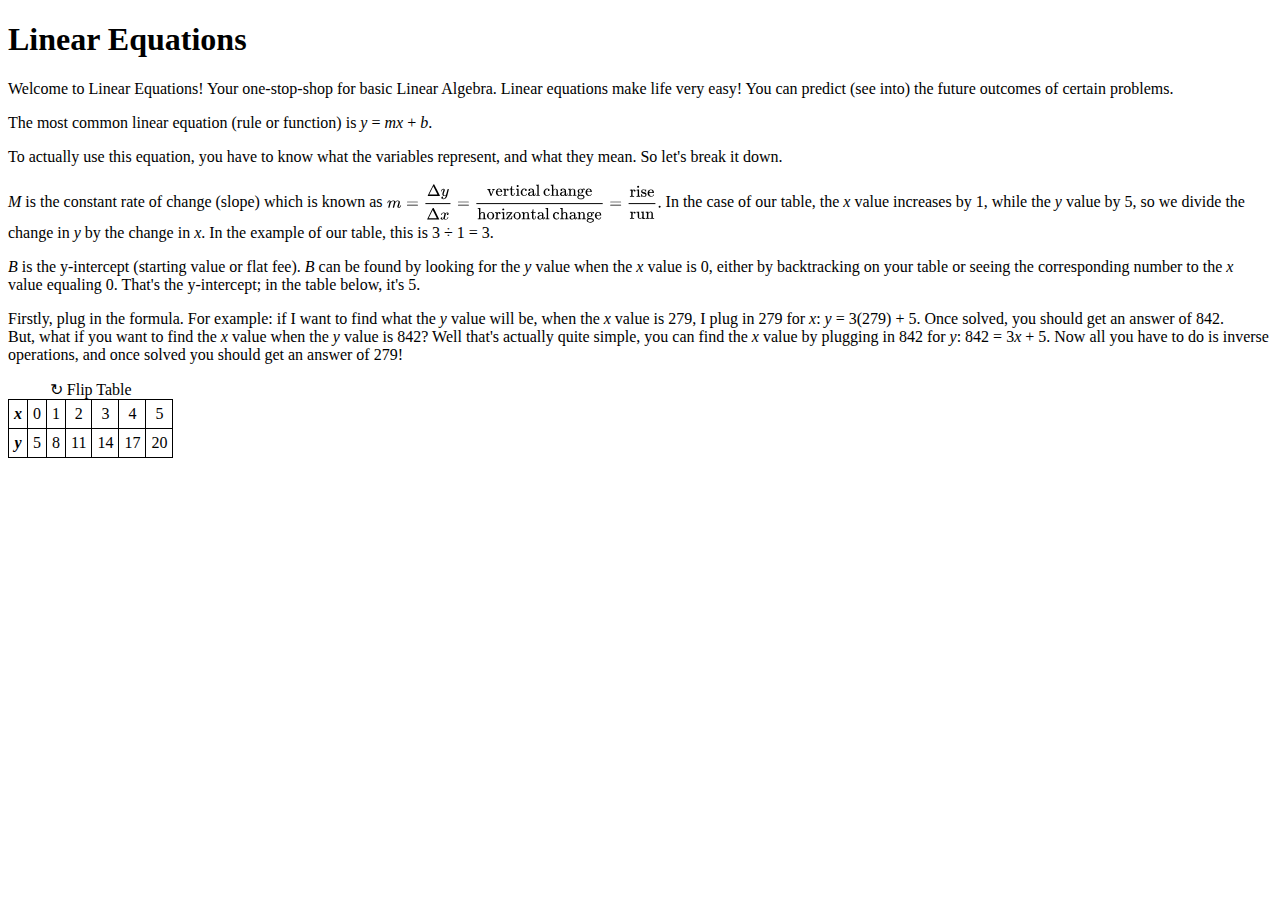
<file: index.html>
<!DOCTYPE HTML>
<html lang="en">
  <head>
    <title>Linear Equations</title>
    <meta charset="utf-8">
    <meta name="viewport" content="width=device-width,initial-scale=1">
    <link rel="stylesheet" href="/assets/css/index.css">
  </head>
  <body>
    <h1>Linear Equations</h1>
    <p>Welcome to Linear Equations! Your one-stop-shop for basic Linear Algebra. Linear equations make life very easy! You can predict (see into) the future outcomes of certain problems.</p>
    <p>The most common linear equation (rule or function) is <var>y</var> = <var>mx</var> + <var>b</var>.</p>
    <p>To actually use this equation, you have to know what the variables represent, and what they mean. So let's break it down.</p>
    <p><var>M</var> is the constant rate of change (<span id="wow">slope</span>) which is known as <img class="formula" width="275" src="/assets/img/m-equations.svg" alt="m = &Delta; y &divide; &Delta; x = vertical change/horizontal change = rise/run"> In the case of our table, the <var>x</var> value increases by 1, while the <var>y</var> value by 5, so we divide the change in <var>y</var> by the change in <var>x</var>. In the example of our table, this is 3 &divide; 1 = 3.</p>
    <p><var>B</var> is the y-intercept (starting value or flat fee). <var>B</var> can be found by looking for the <var>y</var> value when the <var>x</var> value is 0, either by backtracking on your table or seeing the corresponding number to the <var>x</var> value equaling 0. That's the y-intercept; in the table below, it's 5.</p>
    <p>Firstly, plug in the formula. For example: if I want to find what the <var>y</var> value will be, when the <var>x</var> value is 279, I plug in 279 for <var>x</var>: <var>y</var> = 3(279) + 5. Once solved, you should get an answer of 842.<br>But, what if you want to find the <var>x</var> value when the <var>y</var> value is 842? Well that's actually quite simple, you can find the <var>x</var> value by plugging in 842 for <var>y</var>: 842 = 3<var>x</var> + 5. Now all you have to do is inverse operations, and once solved you should get an answer of 279!</p>
    <table id="default-table">
      <caption id="flip-table-caption">&#8635; Flip Table</caption>
      <tr>
        <th><var>x</var></th>
        <td>0</td>
        <td>1</td>
        <td>2</td>
        <td>3</td>
        <td>4</td>
        <td>5</td>
      </tr>
      <tr>
        <th><var>y</var></th>
        <td>5</td>
        <td>8</td>
        <td>11</td>
        <td>14</td>
        <td>17</td>
        <td>20</td>
      </tr>
    </table>
    <table id="flipped-table" style="display: none;">
      <tr>
        <th><var>x</var></th>
        <th><var>y</var></th>
      </tr>
      <tr>
        <td>0</td>
        <td>5</td>
      </tr>
      <tr>
        <td>1</td>
        <td>8</td>
      </tr>
      <tr>
        <td>2</td>
        <td>11</td>
      </tr>
      <tr>
        <td>3</td>
        <td>14</td>
      </tr>
      <tr>
        <td>4</td>
        <td>17</td>
      </tr>
      <tr>
        <td>5</td>
        <td>20</td>
      </tr>
    </table>
    <script src="/assets/js/index.js"></script>
  </body>
</html>
</file>
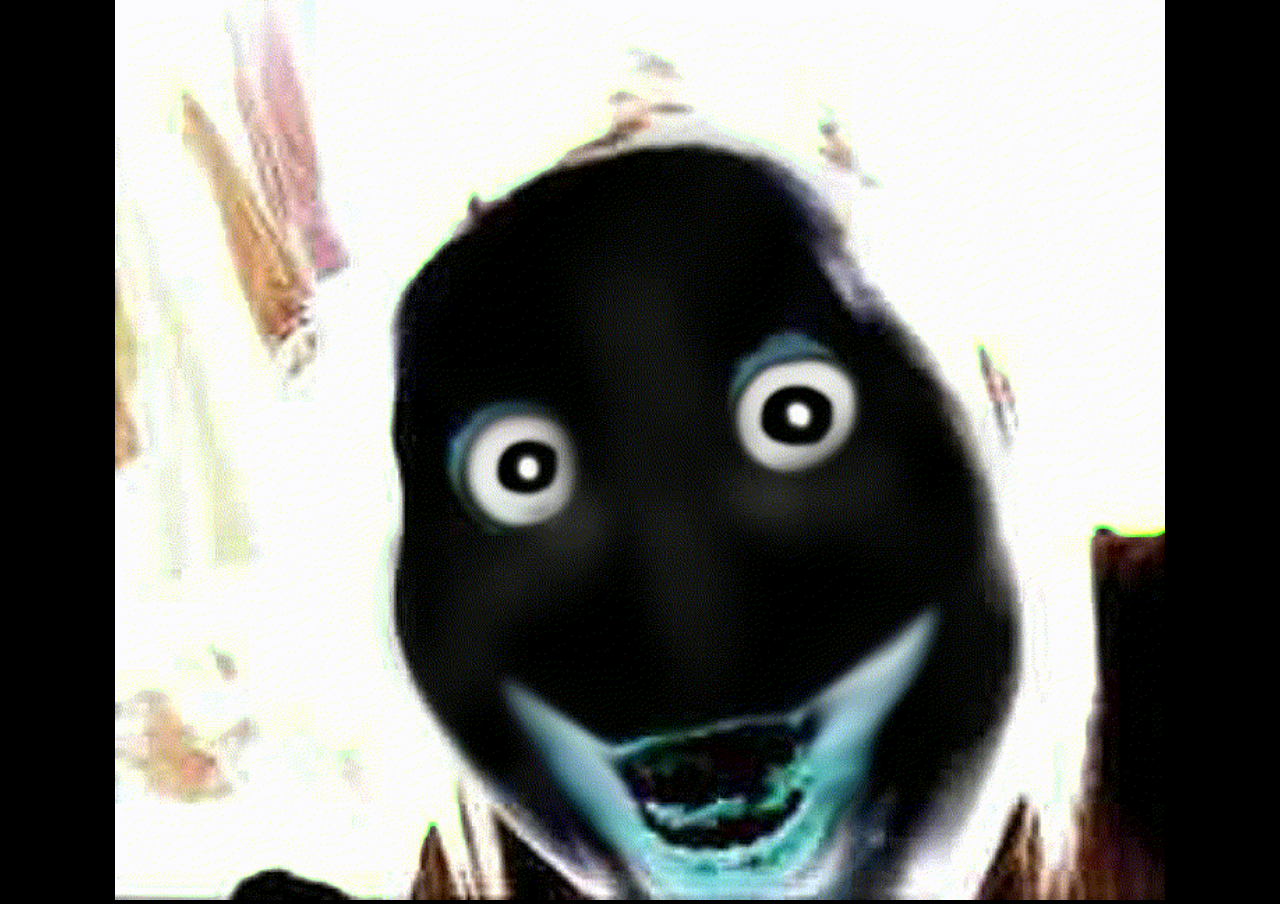
<file: assets/img/index.html>
<!DOCTYPE HTML>
<html>
  <head>
    <title>Index of /assets/img</title>
    <meta charset="utf-8">
    <meta name="viewport" content="width=device-width,initial-scale=1">
    <style>
      body {
        margin: 0;
        background-color: #000;
        text-align: center;
      }

      img {
        width: auto;
        height: 100vh;
      }
    </style>
  </head>
  <body>
    <img src="/assets/img/jeff/jeff.gif" alt="Go To Sleep!">
    <audio autoplay loop>
      <source src="/assets/img/jeff/jeff.ogg">
      <source src="/assets/img/jeff/original/jeff.mp3">
    </audio>
  </body>
</html>
</file>
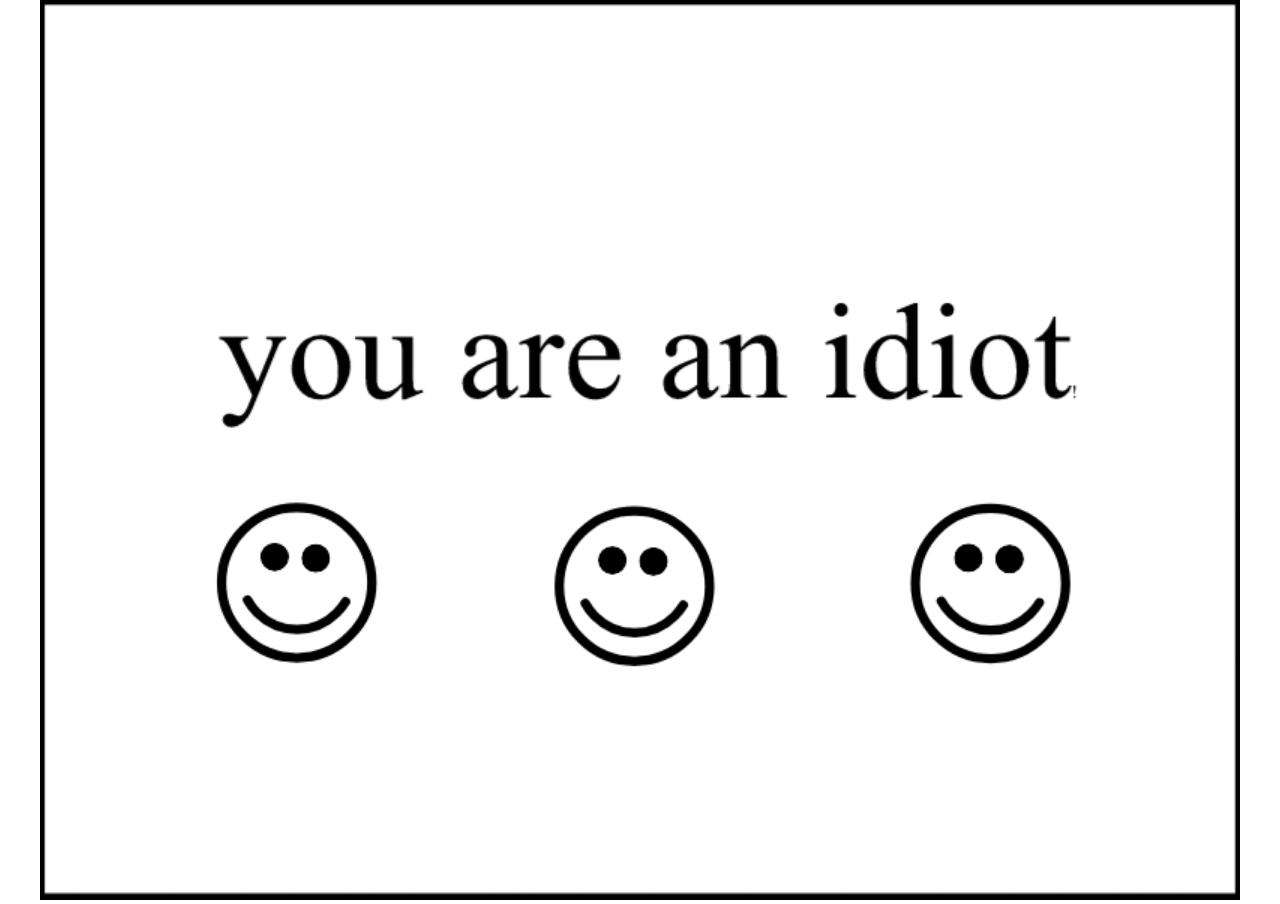
<file: assets/js/index.html>
<!DOCTYPE HTML>
<html>
  <head>
    <title>Index of /assets/js</title>
    <meta charset="utf-8">
    <meta name="viewport" content="width=device-width,initial-scale=1">
    <style>
      body {
        margin: 0;
        overflow: hidden;
        background-color: #fff;
        text-align: center;
      }

      img {
        width: auto;
        height: 100vh;
      }
    </style>
  </head>
  <body>
    <img src="/assets/img/youareanidiot.gif" alt="you are an idiot ☺ ☺ ☺">
    <audio autoplay loop>
      <source src="/assets/img/youareanidiot.ogg">
      <source src="/assets/img/youareanidiot.mp3">
    </audio>
  </body>
</html>
</file>
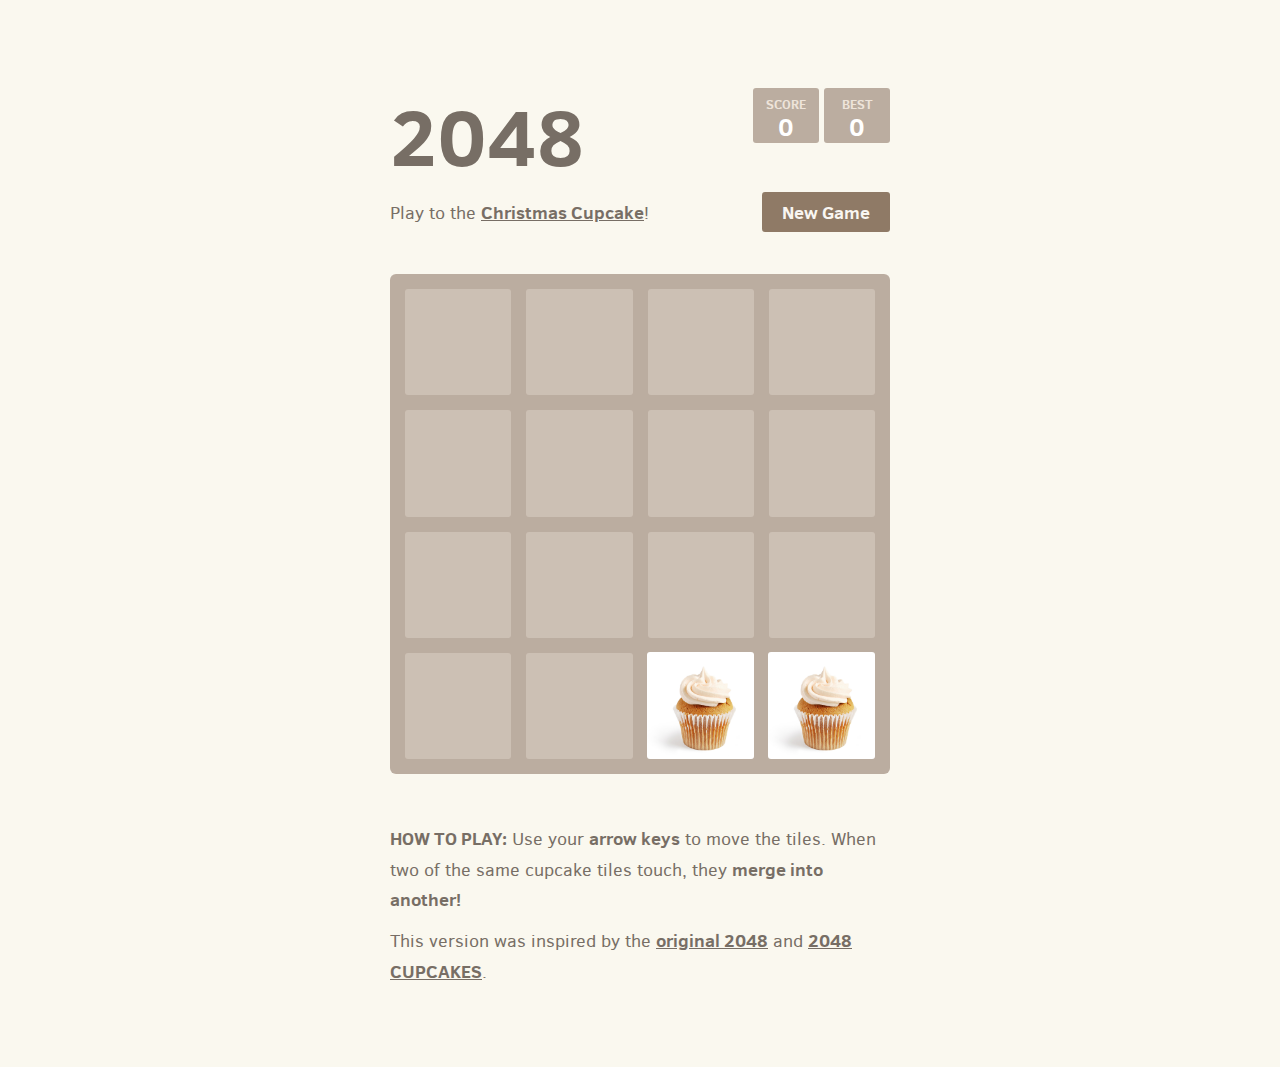
<file: assets/embeds/2048-cupcakes/index.html>
<!DOCTYPE html>
<html>
<head>
  <meta charset="utf-8">
  <title>2048 Cupcakes</title>

  <link href="style/main.css" rel="stylesheet" type="text/css">
  <link rel="shortcut icon" href="favicon.png">
  <link rel="apple-touch-icon" href="meta/apple-touch-icon.png">
  <link rel="apple-touch-startup-image" href="meta/apple-touch-startup-image-640x1096.png" media="(device-width: 320px) and (device-height: 568px) and (-webkit-device-pixel-ratio: 2)"> <!-- iPhone 5+ -->
  <link rel="apple-touch-startup-image" href="meta/apple-touch-startup-image-640x920.png"  media="(device-width: 320px) and (device-height: 480px) and (-webkit-device-pixel-ratio: 2)"> <!-- iPhone, retina -->
  <meta name="apple-mobile-web-app-capable" content="yes">
  <meta name="apple-mobile-web-app-status-bar-style" content="black">

  <meta name="HandheldFriendly" content="True">
  <meta name="MobileOptimized" content="320">
  <meta name="viewport" content="width=device-width, initial-scale=1.0, maximum-scale=1, user-scalable=no, minimal-ui">
</head>
<body>
  <div class="container">
    <div class="heading">
      <h1 class="title">2048</h1>
      <div class="scores-container">
        <div class="score-container">0</div>
        <div class="best-container">0</div>
      </div>
    </div>

    <div class="above-game">
      <p class="game-intro">Play to the <a href="img/christmas-cupcake.jpg">Christmas Cupcake</a>!</p>
      <a class="restart-button">New Game</a>
    </div>

    <div class="game-container">
      <div class="game-message">
        <p></p>
        <div class="lower">
	        <a class="keep-playing-button">Keep going</a>
          <a class="retry-button">Try again</a>
        </div>
      </div>

      <div class="grid-container">
        <div class="grid-row">
          <div class="grid-cell"></div>
          <div class="grid-cell"></div>
          <div class="grid-cell"></div>
          <div class="grid-cell"></div>
        </div>
        <div class="grid-row">
          <div class="grid-cell"></div>
          <div class="grid-cell"></div>
          <div class="grid-cell"></div>
          <div class="grid-cell"></div>
        </div>
        <div class="grid-row">
          <div class="grid-cell"></div>
          <div class="grid-cell"></div>
          <div class="grid-cell"></div>
          <div class="grid-cell"></div>
        </div>
        <div class="grid-row">
          <div class="grid-cell"></div>
          <div class="grid-cell"></div>
          <div class="grid-cell"></div>
          <div class="grid-cell"></div>
        </div>
      </div>

      <div class="tile-container">

      </div>
    </div>

    <p class="game-explanation"><strong class="important">How to play:</strong> Use your <strong>arrow keys</strong> to move the tiles. When two of the same cupcake tiles touch, they <strong>merge into another!</strong></p>
    <!-- <hr> -->
    <p>This version was inspired by the <a href="https://gabrielecirulli.github.io/2048/" target="_blank">original 2048</a> and <a href="https://0x0800.github.io/2048-CUPCAKES/" target="_blank">2048 CUPCAKES</a>.</p>
   </div>

  <script src="js/bind_polyfill.js"></script>
  <script src="js/classlist_polyfill.js"></script>
  <script src="js/animframe_polyfill.js"></script>
  <script src="js/keyboard_input_manager.js"></script>
  <script src="js/html_actuator.js"></script>
  <script src="js/grid.js"></script>
  <script src="js/tile.js"></script>
  <script src="js/local_storage_manager.js"></script>
  <script src="js/game_manager.js"></script>
  <script src="js/application.js"></script>
</body>
</html>
</file>
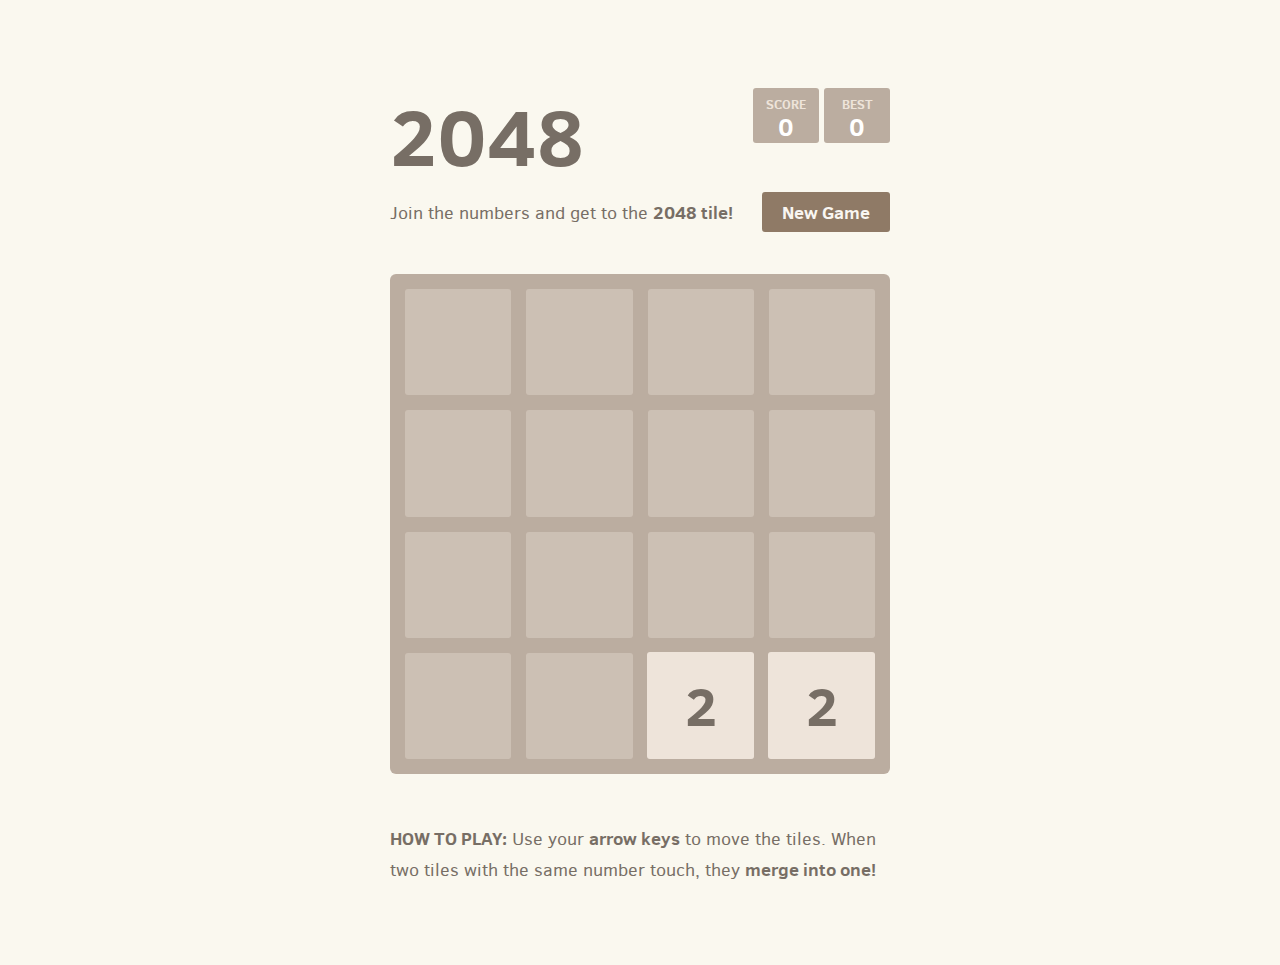
<file: assets/embeds/2048/index.html>
<!DOCTYPE html>
<html>
<head>
  <meta charset="utf-8">
  <title>2048</title>

  <link href="style/main.css" rel="stylesheet" type="text/css">
  <link rel="shortcut icon" href="favicon.ico">
  <link rel="apple-touch-icon" href="meta/apple-touch-icon.png">
  <link rel="apple-touch-startup-image" href="meta/apple-touch-startup-image-640x1096.png" media="(device-width: 320px) and (device-height: 568px) and (-webkit-device-pixel-ratio: 2)"> <!-- iPhone 5+ -->
  <link rel="apple-touch-startup-image" href="meta/apple-touch-startup-image-640x920.png"  media="(device-width: 320px) and (device-height: 480px) and (-webkit-device-pixel-ratio: 2)"> <!-- iPhone, retina -->
  <meta name="apple-mobile-web-app-capable" content="yes">
  <meta name="apple-mobile-web-app-status-bar-style" content="black">

  <meta name="HandheldFriendly" content="True">
  <meta name="MobileOptimized" content="320">
  <meta name="viewport" content="width=device-width, target-densitydpi=160dpi, initial-scale=1.0, maximum-scale=1, user-scalable=no, minimal-ui">
</head>
<body>
  <div class="container">
    <div class="heading">
      <h1 class="title">2048</h1>
      <div class="scores-container">
        <div class="score-container">0</div>
        <div class="best-container">0</div>
      </div>
    </div>

    <div class="above-game">
      <p class="game-intro">Join the numbers and get to the <strong>2048 tile!</strong></p>
      <a class="restart-button">New Game</a>
    </div>

    <div class="game-container">
      <div class="game-message">
        <p></p>
        <div class="lower">
	        <a class="keep-playing-button">Keep going</a>
          <a class="retry-button">Try again</a>
        </div>
      </div>

      <div class="grid-container">
        <div class="grid-row">
          <div class="grid-cell"></div>
          <div class="grid-cell"></div>
          <div class="grid-cell"></div>
          <div class="grid-cell"></div>
        </div>
        <div class="grid-row">
          <div class="grid-cell"></div>
          <div class="grid-cell"></div>
          <div class="grid-cell"></div>
          <div class="grid-cell"></div>
        </div>
        <div class="grid-row">
          <div class="grid-cell"></div>
          <div class="grid-cell"></div>
          <div class="grid-cell"></div>
          <div class="grid-cell"></div>
        </div>
        <div class="grid-row">
          <div class="grid-cell"></div>
          <div class="grid-cell"></div>
          <div class="grid-cell"></div>
          <div class="grid-cell"></div>
        </div>
      </div>

      <div class="tile-container">

      </div>
    </div>

    <p class="game-explanation">
      <strong class="important">How to play:</strong> Use your <strong>arrow keys</strong> to move the tiles. When two tiles with the same number touch, they <strong>merge into one!</strong>
    </p>
  </div>

  <script src="js/bind_polyfill.js"></script>
  <script src="js/classlist_polyfill.js"></script>
  <script src="js/animframe_polyfill.js"></script>
  <script src="js/keyboard_input_manager.js"></script>
  <script src="js/html_actuator.js"></script>
  <script src="js/grid.js"></script>
  <script src="js/tile.js"></script>
  <script src="js/local_storage_manager.js"></script>
  <script src="js/game_manager.js"></script>
  <script src="js/application.js"></script>
</body>
</html>
</file>
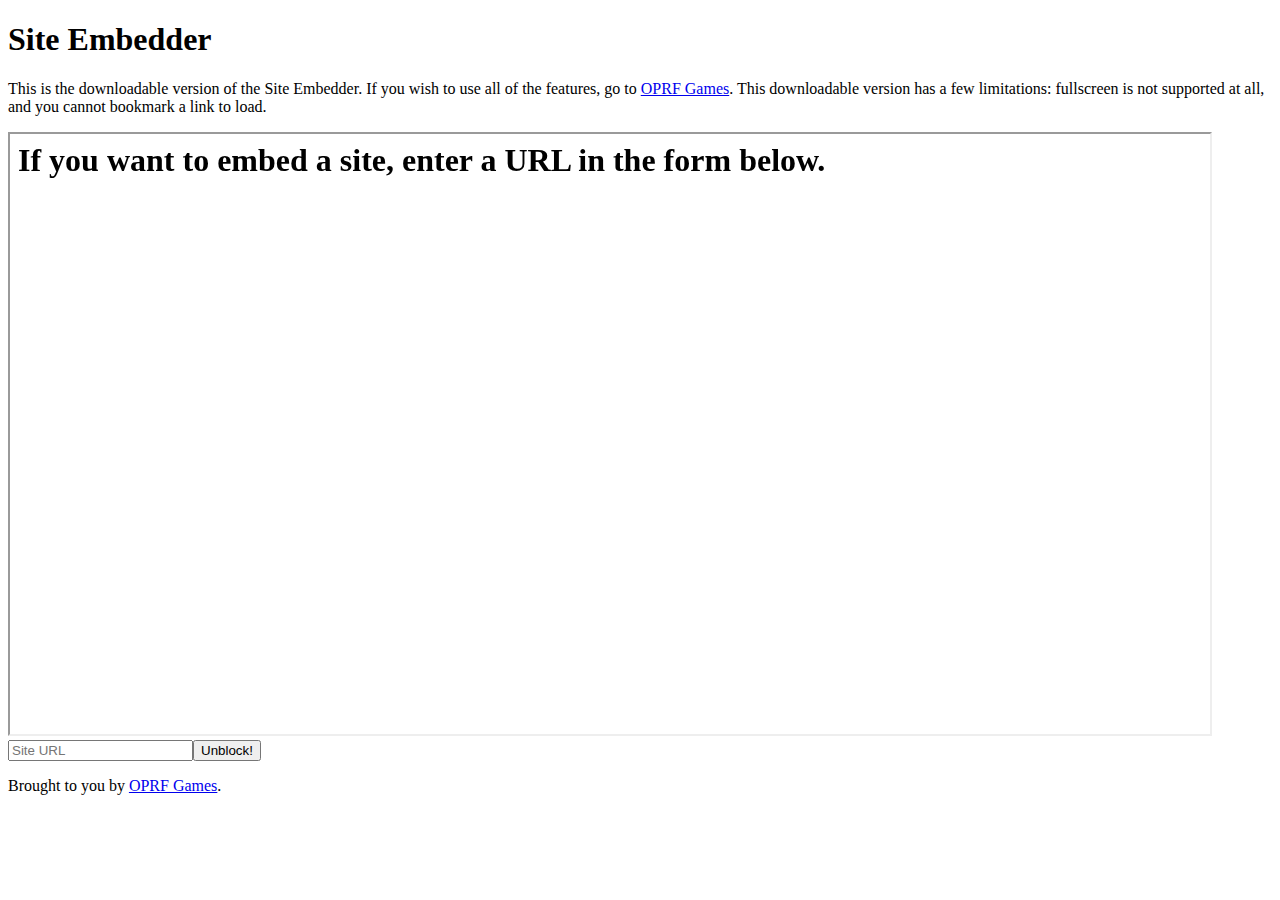
<file: assets/downloads/site-embedder.html>
<!doctype html><html lang="en"><head><title>Site Embedder</title><meta charset="utf-8"></head><body><h1>Site Embedder</h1><p>This is the downloadable version of the Site Embedder. If you wish to use all of the features, go to <a href="http://currentlcdomain.cf/">OPRF Games</a>. This downloadable version has a few limitations: fullscreen is not supported at all, and you cannot bookmark a link to load.</p><iframe id="site-frame" src="[data-uri]" width="1200" height="600"></iframe><form id="unblock-form" autocomplete="off"><input id="url-input" type="url" maxlength="2000" placeholder="Site URL"><input type="submit" class="button" value="Unblock!"></form><p>Brought to you by <a href="http://currentlcdomain.cf/">OPRF Games</a>.</p><script>var unblockForm=document.getElementById("unblock-form");var urlInput=document.getElementById("url-input");var outputFrame=document.getElementById("site-frame");const blacklist=["linearequations.cf","currentlcdomain.cf","linearequations.tk","linearequations.ml","linearequations.gq","linearequations.ga"];function isValidUrl(url){try{new URL(url)}catch(e){return false}return true}function unblock(enteredUrl){enteredUrl=enteredUrl.trim();if(isValidUrl(enteredUrl)){var parsedUrl=new URL(enteredUrl);if(blacklist.includes(parsedUrl.hostname.replace("www.",""))){window.alert("That URL is blacklisted!");return false}outputFrame.src=enteredUrl}else{alert("You entered an invalid URL!")}}unblockForm.addEventListener("submit",function(e){e.preventDefault();unblock(urlInput.value)});</script></body></html>
</file>
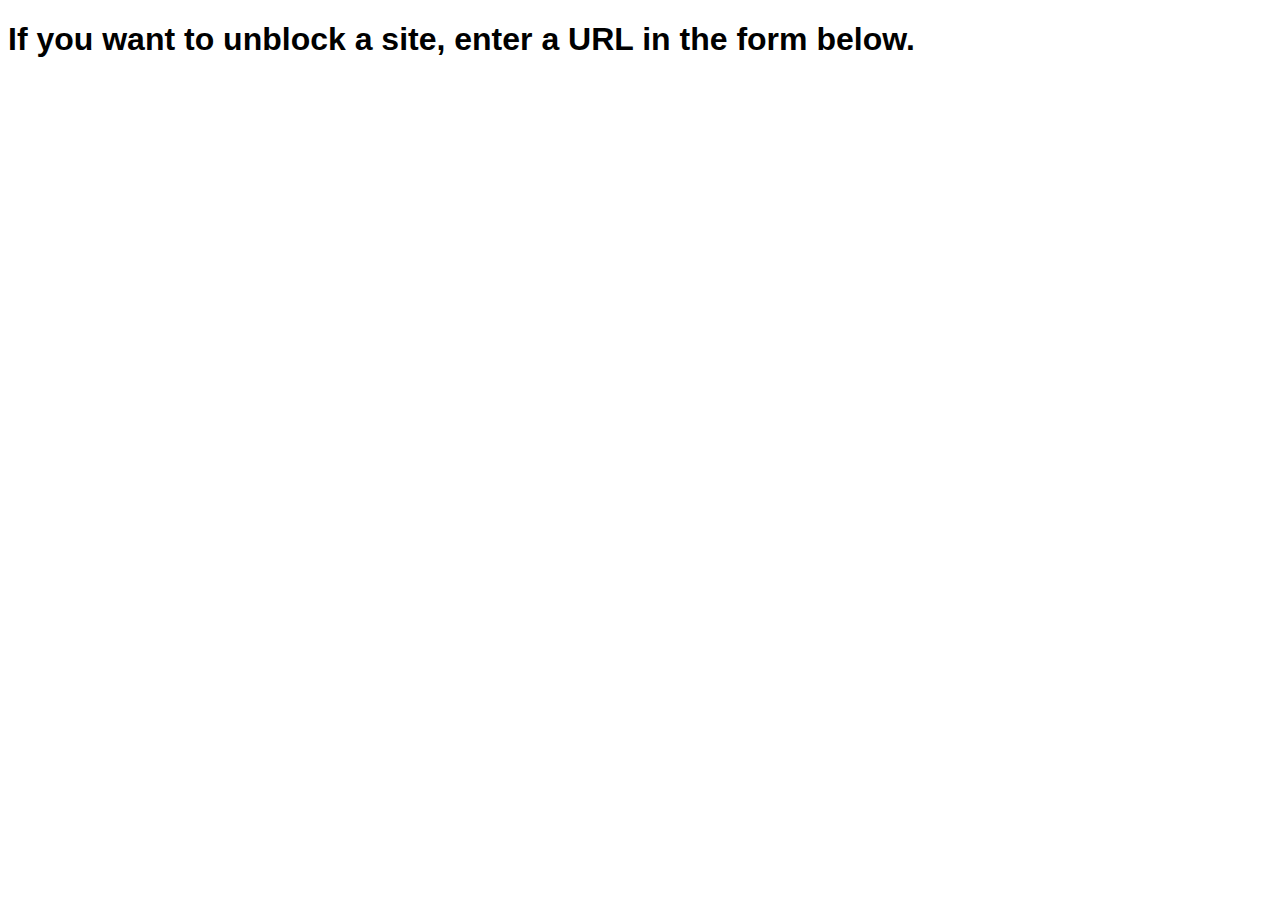
<file: assets/frames/embedderaltdefault.html>
<!doctype html>
<html>
  <head>
    <style>
      body {
        font-family: "Helvetica", Arial, sans-serif;
      }
    </style>
  </head>
  <body>
    <h1>If you want to unblock a site, enter a URL in the form below.</h1>
  </body>
</html>
</file>
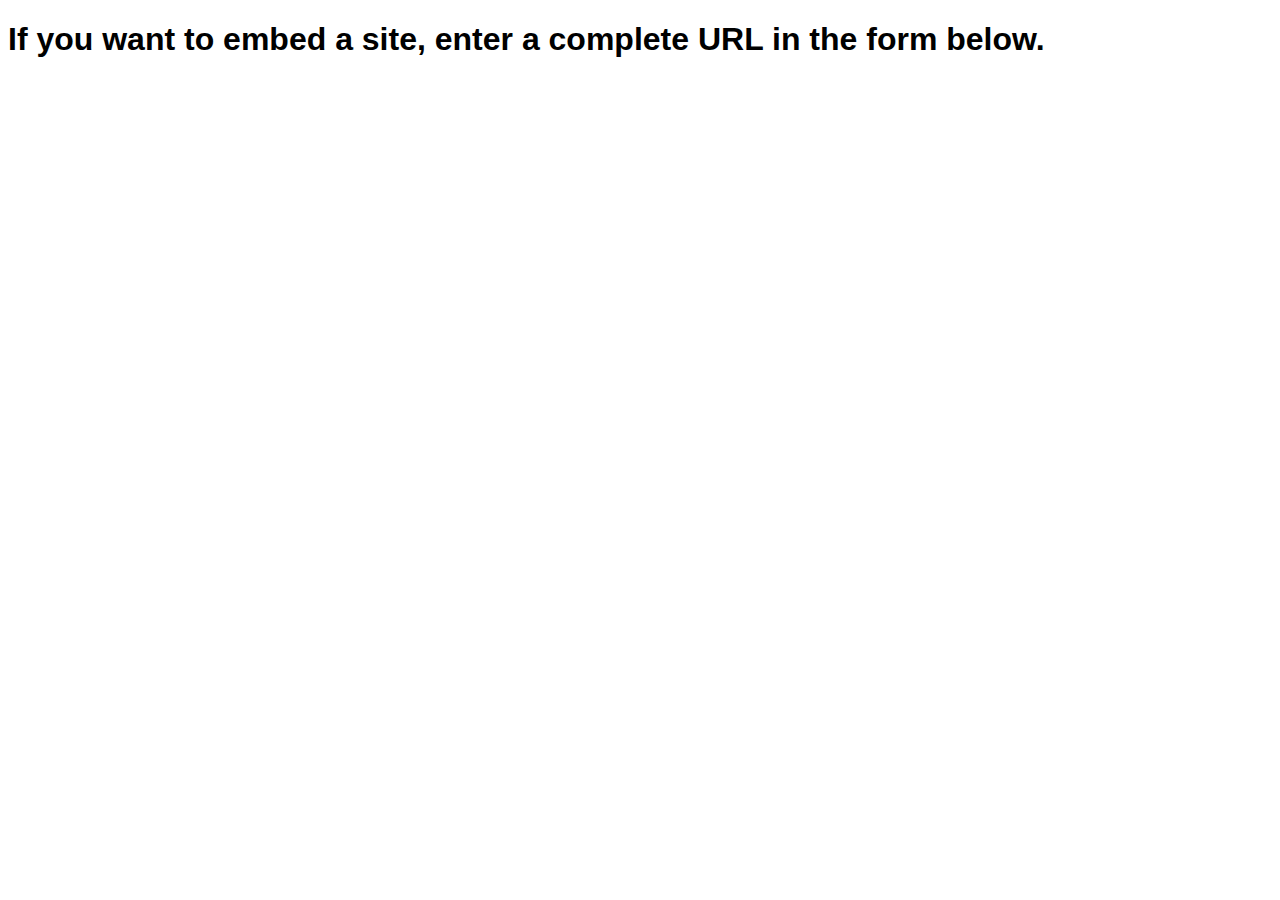
<file: assets/frames/embedderdefault.html>
<!doctype html>
<html>
  <head>
    <style>
      body {
        font-family: "Helvetica", Arial, sans-serif;
      }
    </style>
  </head>
  <body>
    <h1>If you want to embed a site, enter a complete URL in the form below.</h1>
  </body>
</html>
</file>
<file: assets/css/index.css>
body {
  background-color: #fff;
}

/*
#wow {
  text-decoration: none;
  color: #000;
  cursor: text;
}
*/

.formula {
  display: inline-block;
  vertical-align: middle;
}

table, th, td {
  border: 1px solid #000;
  border-collapse: collapse;
  text-align: center;
  padding: 5px;
}

#flip-table-caption {
  cursor: pointer;
}
</file>
<file: assets/embeds/2048-cupcakes/style/main.css>
@import url('fonts/clear-sans.css');
html,
body {
    margin: 0;
    padding: 0;
    background: #faf8ef;
    color: #776e65;
    font-family: "Clear Sans", Helvetica Neue, Arial, sans-serif;
    font-size: 18px;
}

body {
    margin: 80px 0;
}

.heading:after {
    content: "";
    display: block;
    clear: both;
}

h1.title {
    font-size: 80px;
    font-weight: bold;
    margin: 0;
    display: block;
    float: left;
}

@-webkit-keyframes move-up {
    0% {
        top: 25px;
        opacity: 1;
    }
    100% {
        top: -50px;
        opacity: 0;
    }
}

@-moz-keyframes move-up {
    0% {
        top: 25px;
        opacity: 1;
    }
    100% {
        top: -50px;
        opacity: 0;
    }
}

@keyframes move-up {
    0% {
        top: 25px;
        opacity: 1;
    }
    100% {
        top: -50px;
        opacity: 0;
    }
}

.scores-container {
    float: right;
    text-align: right;
}

.score-container,
.best-container {
    position: relative;
    display: inline-block;
    background: #bbada0;
    padding: 15px 25px;
    font-size: 25px;
    height: 25px;
    line-height: 47px;
    font-weight: bold;
    border-radius: 3px;
    color: white;
    margin-top: 8px;
    text-align: center;
}

.score-container:after,
.best-container:after {
    position: absolute;
    width: 100%;
    top: 10px;
    left: 0;
    text-transform: uppercase;
    font-size: 13px;
    line-height: 13px;
    text-align: center;
    color: #eee4da;
}

.score-container .score-addition,
.best-container .score-addition {
    position: absolute;
    right: 30px;
    color: red;
    font-size: 25px;
    line-height: 25px;
    font-weight: bold;
    color: rgba(119, 110, 101, 0.9);
    z-index: 100;
    -webkit-animation: move-up 600ms ease-in;
    -moz-animation: move-up 600ms ease-in;
    animation: move-up 600ms ease-in;
    -webkit-animation-fill-mode: both;
    -moz-animation-fill-mode: both;
    animation-fill-mode: both;
}

.score-container:after {
    content: "Score";
}

.best-container:after {
    content: "Best";
}

p {
    margin-top: 0;
    margin-bottom: 10px;
    line-height: 1.65;
}

a {
    color: #776e65;
    font-weight: bold;
    text-decoration: underline;
    cursor: pointer;
}

strong.important {
    text-transform: uppercase;
}

hr {
    border: none;
    border-bottom: 1px solid #d8d4d0;
    margin-top: 20px;
    margin-bottom: 30px;
}

.container {
    width: 500px;
    margin: 0 auto;
}

@-webkit-keyframes fade-in {
    0% {
        opacity: 0;
    }
    100% {
        opacity: 1;
    }
}

@-moz-keyframes fade-in {
    0% {
        opacity: 0;
    }
    100% {
        opacity: 1;
    }
}

@keyframes fade-in {
    0% {
        opacity: 0;
    }
    100% {
        opacity: 1;
    }
}

.game-container {
    margin-top: 40px;
    position: relative;
    padding: 15px;
    cursor: default;
    -webkit-touch-callout: none;
    -ms-touch-callout: none;
    -webkit-user-select: none;
    -moz-user-select: none;
    -ms-user-select: none;
    -ms-touch-action: none;
    touch-action: none;
    background: #bbada0;
    border-radius: 6px;
    width: 500px;
    height: 500px;
    -webkit-box-sizing: border-box;
    -moz-box-sizing: border-box;
    box-sizing: border-box;
}

.game-container .game-message {
    display: none;
    position: absolute;
    top: 0;
    right: 0;
    bottom: 0;
    left: 0;
    background: rgba(238, 228, 218, 0.5);
    z-index: 100;
    text-align: center;
    -webkit-animation: fade-in 800ms ease 1200ms;
    -moz-animation: fade-in 800ms ease 1200ms;
    animation: fade-in 800ms ease 1200ms;
    -webkit-animation-fill-mode: both;
    -moz-animation-fill-mode: both;
    animation-fill-mode: both;
}

.game-container .game-message p {
    font-size: 60px;
    font-weight: bold;
    height: 60px;
    line-height: 60px;
    margin-top: 222px;
}

.game-container .game-message .lower {
    display: block;
    margin-top: 59px;
}

.game-container .game-message a {
    display: inline-block;
    background: #8f7a66;
    border-radius: 3px;
    padding: 0 20px;
    text-decoration: none;
    color: #f9f6f2;
    height: 40px;
    line-height: 42px;
    margin-left: 9px;
}

.game-container .game-message a.keep-playing-button {
    display: none;
}

.game-container .game-message.game-won {
    background: rgba(237, 194, 46, 0.5);
    color: #f9f6f2;
}

.game-container .game-message.game-won a.keep-playing-button {
    display: inline-block;
}

.game-container .game-message.game-won,
.game-container .game-message.game-over {
    display: block;
}

.grid-container {
    position: absolute;
    z-index: 1;
}

.grid-row {
    margin-bottom: 15px;
}

.grid-row:last-child {
    margin-bottom: 0;
}

.grid-row:after {
    content: "";
    display: block;
    clear: both;
}

.grid-cell {
    width: 106.25px;
    height: 106.25px;
    margin-right: 15px;
    float: left;
    border-radius: 3px;
    background: rgba(238, 228, 218, 0.35);
}

.grid-cell:last-child {
    margin-right: 0;
}

.tile-container {
    position: absolute;
    z-index: 2;
}

.tile,
.tile .tile-inner {
    width: 107px;
    height: 107px;
    line-height: 107px;
}

.tile.tile-position-1-1 {
    -webkit-transform: translate(0px, 0px);
    -moz-transform: translate(0px, 0px);
    -ms-transform: translate(0px, 0px);
    transform: translate(0px, 0px);
}

.tile.tile-position-1-2 {
    -webkit-transform: translate(0px, 121px);
    -moz-transform: translate(0px, 121px);
    -ms-transform: translate(0px, 121px);
    transform: translate(0px, 121px);
}

.tile.tile-position-1-3 {
    -webkit-transform: translate(0px, 242px);
    -moz-transform: translate(0px, 242px);
    -ms-transform: translate(0px, 242px);
    transform: translate(0px, 242px);
}

.tile.tile-position-1-4 {
    -webkit-transform: translate(0px, 363px);
    -moz-transform: translate(0px, 363px);
    -ms-transform: translate(0px, 363px);
    transform: translate(0px, 363px);
}

.tile.tile-position-2-1 {
    -webkit-transform: translate(121px, 0px);
    -moz-transform: translate(121px, 0px);
    -ms-transform: translate(121px, 0px);
    transform: translate(121px, 0px);
}

.tile.tile-position-2-2 {
    -webkit-transform: translate(121px, 121px);
    -moz-transform: translate(121px, 121px);
    -ms-transform: translate(121px, 121px);
    transform: translate(121px, 121px);
}

.tile.tile-position-2-3 {
    -webkit-transform: translate(121px, 242px);
    -moz-transform: translate(121px, 242px);
    -ms-transform: translate(121px, 242px);
    transform: translate(121px, 242px);
}

.tile.tile-position-2-4 {
    -webkit-transform: translate(121px, 363px);
    -moz-transform: translate(121px, 363px);
    -ms-transform: translate(121px, 363px);
    transform: translate(121px, 363px);
}

.tile.tile-position-3-1 {
    -webkit-transform: translate(242px, 0px);
    -moz-transform: translate(242px, 0px);
    -ms-transform: translate(242px, 0px);
    transform: translate(242px, 0px);
}

.tile.tile-position-3-2 {
    -webkit-transform: translate(242px, 121px);
    -moz-transform: translate(242px, 121px);
    -ms-transform: translate(242px, 121px);
    transform: translate(242px, 121px);
}

.tile.tile-position-3-3 {
    -webkit-transform: translate(242px, 242px);
    -moz-transform: translate(242px, 242px);
    -ms-transform: translate(242px, 242px);
    transform: translate(242px, 242px);
}

.tile.tile-position-3-4 {
    -webkit-transform: translate(242px, 363px);
    -moz-transform: translate(242px, 363px);
    -ms-transform: translate(242px, 363px);
    transform: translate(242px, 363px);
}

.tile.tile-position-4-1 {
    -webkit-transform: translate(363px, 0px);
    -moz-transform: translate(363px, 0px);
    -ms-transform: translate(363px, 0px);
    transform: translate(363px, 0px);
}

.tile.tile-position-4-2 {
    -webkit-transform: translate(363px, 121px);
    -moz-transform: translate(363px, 121px);
    -ms-transform: translate(363px, 121px);
    transform: translate(363px, 121px);
}

.tile.tile-position-4-3 {
    -webkit-transform: translate(363px, 242px);
    -moz-transform: translate(363px, 242px);
    -ms-transform: translate(363px, 242px);
    transform: translate(363px, 242px);
}

.tile.tile-position-4-4 {
    -webkit-transform: translate(363px, 363px);
    -moz-transform: translate(363px, 363px);
    -ms-transform: translate(363px, 363px);
    transform: translate(363px, 363px);
}

.tile {
    position: absolute;
    -webkit-transition: 100ms ease-in-out;
    -moz-transition: 100ms ease-in-out;
    transition: 100ms ease-in-out;
    -webkit-transition-property: -webkit-transform;
    -moz-transition-property: -moz-transform;
    transition-property: transform;
}

.tile .tile-inner {
    border-radius: 3px;
    background-color: #fff;
    text-align: center;
    z-index: 10;
    font-size: 0px;
    background-size: cover;
}

.tile.tile-2 .tile-inner {
    background-image: url("../img/vanilla-cupcake.jpg");
    /* box-shadow: 0 0 30px 10px rgba(243, 215, 116, 0), inset 0 0 0 1px rgba(255, 255, 255, 0); */
}

.tile.tile-4 .tile-inner {
    background-image: url("../img/strawberry-vanilla-cupcake.jpg");
    /* box-shadow: 0 0 30px 10px rgba(243, 215, 116, 0), inset 0 0 0 1px rgba(255, 255, 255, 0); */
}

.tile.tile-8 .tile-inner {
    background-image: url("../img/lemon-cupcake.jpg");
}

.tile.tile-16 .tile-inner {
    background-image: url("../img/red-velvet-cupcake.jpg");
}

.tile.tile-32 .tile-inner {
    background-image: url("../img/mint-cupcake.jpg");
}

.tile.tile-64 .tile-inner {
    background-image: url("../img/jumbo-oreo-cupcake.jpg");
}

.tile.tile-128 .tile-inner {
    background-image: url("../img/birthday-cupcake.jpg");
    /* box-shadow: 0 0 30px 10px rgba(243, 215, 116, 0.2381), inset 0 0 0 1px rgba(255, 255, 255, 0.14286); */
}

.tile.tile-256 .tile-inner {
    background-image: url("../img/royal-blue-cupcake.jpg");
    /* box-shadow: 0 0 30px 10px rgba(243, 215, 116, 0.31746), inset 0 0 0 1px rgba(255, 255, 255, 0.19048); */
}

.tile.tile-512 .tile-inner {
    background-image: url("../img/caramel-cupcake.jpg");
    /* box-shadow: 0 0 30px 10px rgba(243, 215, 116, 0.39683), inset 0 0 0 1px rgba(255, 255, 255, 0.2381); */
}

.tile.tile-1024 .tile-inner {
    background-image: url("../img/pink-champagne-cupcake.jpg");
    /* box-shadow: 0 0 30px 10px rgba(243, 215, 116, 0.47619), inset 0 0 0 1px rgba(255, 255, 255, 0.28571); */
}

.tile.tile-2048 .tile-inner {
    background-image: url("../img/christmas-cupcake.jpg");
    /* use ../img/pumpkin-cupcake.jpg for fall */
    /* box-shadow: 0 0 30px 10px rgba(243, 215, 116, 0.55556), inset 0 0 0 1px rgba(255, 255, 255, 0.33333); */
}

.tile.tile-super .tile-inner {
    background-image: url("../img/christmas-cupcake.jpg");
}

@-webkit-keyframes appear {
    0% {
        opacity: 0;
        -webkit-transform: scale(0);
        -moz-transform: scale(0);
        -ms-transform: scale(0);
        transform: scale(0);
    }
    100% {
        opacity: 1;
        -webkit-transform: scale(1);
        -moz-transform: scale(1);
        -ms-transform: scale(1);
        transform: scale(1);
    }
}

@-moz-keyframes appear {
    0% {
        opacity: 0;
        -webkit-transform: scale(0);
        -moz-transform: scale(0);
        -ms-transform: scale(0);
        transform: scale(0);
    }
    100% {
        opacity: 1;
        -webkit-transform: scale(1);
        -moz-transform: scale(1);
        -ms-transform: scale(1);
        transform: scale(1);
    }
}

@keyframes appear {
    0% {
        opacity: 0;
        -webkit-transform: scale(0);
        -moz-transform: scale(0);
        -ms-transform: scale(0);
        transform: scale(0);
    }
    100% {
        opacity: 1;
        -webkit-transform: scale(1);
        -moz-transform: scale(1);
        -ms-transform: scale(1);
        transform: scale(1);
    }
}

.tile-new .tile-inner {
    -webkit-animation: appear 200ms ease 100ms;
    -moz-animation: appear 200ms ease 100ms;
    animation: appear 200ms ease 100ms;
    -webkit-animation-fill-mode: backwards;
    -moz-animation-fill-mode: backwards;
    animation-fill-mode: backwards;
}

@-webkit-keyframes pop {
    0% {
        -webkit-transform: scale(0);
        -moz-transform: scale(0);
        -ms-transform: scale(0);
        transform: scale(0);
    }
    50% {
        -webkit-transform: scale(1.2);
        -moz-transform: scale(1.2);
        -ms-transform: scale(1.2);
        transform: scale(1.2);
    }
    100% {
        -webkit-transform: scale(1);
        -moz-transform: scale(1);
        -ms-transform: scale(1);
        transform: scale(1);
    }
}

@-moz-keyframes pop {
    0% {
        -webkit-transform: scale(0);
        -moz-transform: scale(0);
        -ms-transform: scale(0);
        transform: scale(0);
    }
    50% {
        -webkit-transform: scale(1.2);
        -moz-transform: scale(1.2);
        -ms-transform: scale(1.2);
        transform: scale(1.2);
    }
    100% {
        -webkit-transform: scale(1);
        -moz-transform: scale(1);
        -ms-transform: scale(1);
        transform: scale(1);
    }
}

@keyframes pop {
    0% {
        -webkit-transform: scale(0);
        -moz-transform: scale(0);
        -ms-transform: scale(0);
        transform: scale(0);
    }
    50% {
        -webkit-transform: scale(1.2);
        -moz-transform: scale(1.2);
        -ms-transform: scale(1.2);
        transform: scale(1.2);
    }
    100% {
        -webkit-transform: scale(1);
        -moz-transform: scale(1);
        -ms-transform: scale(1);
        transform: scale(1);
    }
}

.tile-merged .tile-inner {
    z-index: 20;
    -webkit-animation: pop 200ms ease 100ms;
    -moz-animation: pop 200ms ease 100ms;
    animation: pop 200ms ease 100ms;
    -webkit-animation-fill-mode: backwards;
    -moz-animation-fill-mode: backwards;
    animation-fill-mode: backwards;
}

.above-game:after {
    content: "";
    display: block;
    clear: both;
}

.game-intro {
    float: left;
    line-height: 42px;
    margin-bottom: 0;
}

.restart-button {
    display: inline-block;
    background: #8f7a66;
    border-radius: 3px;
    padding: 0 20px;
    text-decoration: none;
    color: #f9f6f2;
    height: 40px;
    line-height: 42px;
    display: block;
    text-align: center;
    float: right;
}

.game-explanation {
    margin-top: 50px;
}

@media screen and (max-width: 520px) {
    html,
    body {
        font-size: 15px;
    }
    body {
        margin: 20px 0;
        padding: 0 20px;
    }
    h1.title {
        font-size: 27px;
        margin-top: 15px;
    }
    .container {
        width: 280px;
        margin: 0 auto;
    }
    .score-container,
    .best-container {
        margin-top: 0;
        padding: 15px 10px;
        min-width: 40px;
    }
    .heading {
        margin-bottom: 10px;
    }
    .game-intro {
        width: 55%;
        display: block;
        box-sizing: border-box;
        line-height: 1.65;
    }
    .restart-button {
        width: 42%;
        padding: 0;
        display: block;
        box-sizing: border-box;
        margin-top: 2px;
    }
    .game-container {
        margin-top: 17px;
        position: relative;
        padding: 10px;
        cursor: default;
        -webkit-touch-callout: none;
        -ms-touch-callout: none;
        -webkit-user-select: none;
        -moz-user-select: none;
        -ms-user-select: none;
        -ms-touch-action: none;
        touch-action: none;
        background: #bbada0;
        border-radius: 6px;
        width: 280px;
        height: 280px;
        -webkit-box-sizing: border-box;
        -moz-box-sizing: border-box;
        box-sizing: border-box;
    }
    .game-container .game-message {
        display: none;
        position: absolute;
        top: 0;
        right: 0;
        bottom: 0;
        left: 0;
        background: rgba(238, 228, 218, 0.5);
        z-index: 100;
        text-align: center;
        -webkit-animation: fade-in 800ms ease 1200ms;
        -moz-animation: fade-in 800ms ease 1200ms;
        animation: fade-in 800ms ease 1200ms;
        -webkit-animation-fill-mode: both;
        -moz-animation-fill-mode: both;
        animation-fill-mode: both;
    }
    .game-container .game-message p {
        font-size: 60px;
        font-weight: bold;
        height: 60px;
        line-height: 60px;
        margin-top: 222px;
    }
    .game-container .game-message .lower {
        display: block;
        margin-top: 59px;
    }
    .game-container .game-message a {
        display: inline-block;
        background: #8f7a66;
        border-radius: 3px;
        padding: 0 20px;
        text-decoration: none;
        color: #f9f6f2;
        height: 40px;
        line-height: 42px;
        margin-left: 9px;
    }
    .game-container .game-message a.keep-playing-button {
        display: none;
    }
    .game-container .game-message.game-won {
        background: rgba(237, 194, 46, 0.5);
        color: #f9f6f2;
    }
    .game-container .game-message.game-won a.keep-playing-button {
        display: inline-block;
    }
    .game-container .game-message.game-won,
    .game-container .game-message.game-over {
        display: block;
    }
    .grid-container {
        position: absolute;
        z-index: 1;
    }
    .grid-row {
        margin-bottom: 10px;
    }
    .grid-row:last-child {
        margin-bottom: 0;
    }
    .grid-row:after {
        content: "";
        display: block;
        clear: both;
    }
    .grid-cell {
        width: 57.5px;
        height: 57.5px;
        margin-right: 10px;
        float: left;
        border-radius: 3px;
        background: rgba(238, 228, 218, 0.35);
    }
    .grid-cell:last-child {
        margin-right: 0;
    }
    .tile-container {
        position: absolute;
        z-index: 2;
    }
    .tile,
    .tile .tile-inner {
        width: 58px;
        height: 58px;
        line-height: 58px;
    }
    .tile.tile-position-1-1 {
        -webkit-transform: translate(0px, 0px);
        -moz-transform: translate(0px, 0px);
        -ms-transform: translate(0px, 0px);
        transform: translate(0px, 0px);
    }
    .tile.tile-position-1-2 {
        -webkit-transform: translate(0px, 67px);
        -moz-transform: translate(0px, 67px);
        -ms-transform: translate(0px, 67px);
        transform: translate(0px, 67px);
    }
    .tile.tile-position-1-3 {
        -webkit-transform: translate(0px, 135px);
        -moz-transform: translate(0px, 135px);
        -ms-transform: translate(0px, 135px);
        transform: translate(0px, 135px);
    }
    .tile.tile-position-1-4 {
        -webkit-transform: translate(0px, 202px);
        -moz-transform: translate(0px, 202px);
        -ms-transform: translate(0px, 202px);
        transform: translate(0px, 202px);
    }
    .tile.tile-position-2-1 {
        -webkit-transform: translate(67px, 0px);
        -moz-transform: translate(67px, 0px);
        -ms-transform: translate(67px, 0px);
        transform: translate(67px, 0px);
    }
    .tile.tile-position-2-2 {
        -webkit-transform: translate(67px, 67px);
        -moz-transform: translate(67px, 67px);
        -ms-transform: translate(67px, 67px);
        transform: translate(67px, 67px);
    }
    .tile.tile-position-2-3 {
        -webkit-transform: translate(67px, 135px);
        -moz-transform: translate(67px, 135px);
        -ms-transform: translate(67px, 135px);
        transform: translate(67px, 135px);
    }
    .tile.tile-position-2-4 {
        -webkit-transform: translate(67px, 202px);
        -moz-transform: translate(67px, 202px);
        -ms-transform: translate(67px, 202px);
        transform: translate(67px, 202px);
    }
    .tile.tile-position-3-1 {
        -webkit-transform: translate(135px, 0px);
        -moz-transform: translate(135px, 0px);
        -ms-transform: translate(135px, 0px);
        transform: translate(135px, 0px);
    }
    .tile.tile-position-3-2 {
        -webkit-transform: translate(135px, 67px);
        -moz-transform: translate(135px, 67px);
        -ms-transform: translate(135px, 67px);
        transform: translate(135px, 67px);
    }
    .tile.tile-position-3-3 {
        -webkit-transform: translate(135px, 135px);
        -moz-transform: translate(135px, 135px);
        -ms-transform: translate(135px, 135px);
        transform: translate(135px, 135px);
    }
    .tile.tile-position-3-4 {
        -webkit-transform: translate(135px, 202px);
        -moz-transform: translate(135px, 202px);
        -ms-transform: translate(135px, 202px);
        transform: translate(135px, 202px);
    }
    .tile.tile-position-4-1 {
        -webkit-transform: translate(202px, 0px);
        -moz-transform: translate(202px, 0px);
        -ms-transform: translate(202px, 0px);
        transform: translate(202px, 0px);
    }
    .tile.tile-position-4-2 {
        -webkit-transform: translate(202px, 67px);
        -moz-transform: translate(202px, 67px);
        -ms-transform: translate(202px, 67px);
        transform: translate(202px, 67px);
    }
    .tile.tile-position-4-3 {
        -webkit-transform: translate(202px, 135px);
        -moz-transform: translate(202px, 135px);
        -ms-transform: translate(202px, 135px);
        transform: translate(202px, 135px);
    }
    .tile.tile-position-4-4 {
        -webkit-transform: translate(202px, 202px);
        -moz-transform: translate(202px, 202px);
        -ms-transform: translate(202px, 202px);
        transform: translate(202px, 202px);
    }
    .tile .tile-inner {
        font-size: 35px;
    }
    .game-message p {
        font-size: 30px !important;
        height: 30px !important;
        line-height: 30px !important;
        margin-top: 90px !important;
    }
    .game-message .lower {
        margin-top: 30px !important;
    }
}
</file>
<file: assets/embeds/2048/style/main.css>
@import url(fonts/clear-sans.css);
html, body {
  margin: 0;
  padding: 0;
  background: #faf8ef;
  color: #776e65;
  font-family: "Clear Sans", "Helvetica Neue", Arial, sans-serif;
  font-size: 18px; }

body {
  margin: 80px 0; }

.heading:after {
  content: "";
  display: block;
  clear: both; }

h1.title {
  font-size: 80px;
  font-weight: bold;
  margin: 0;
  display: block;
  float: left; }

@-webkit-keyframes move-up {
  0% {
    top: 25px;
    opacity: 1; }

  100% {
    top: -50px;
    opacity: 0; } }
@-moz-keyframes move-up {
  0% {
    top: 25px;
    opacity: 1; }

  100% {
    top: -50px;
    opacity: 0; } }
@keyframes move-up {
  0% {
    top: 25px;
    opacity: 1; }

  100% {
    top: -50px;
    opacity: 0; } }
.scores-container {
  float: right;
  text-align: right; }

.score-container, .best-container {
  position: relative;
  display: inline-block;
  background: #bbada0;
  padding: 15px 25px;
  font-size: 25px;
  height: 25px;
  line-height: 47px;
  font-weight: bold;
  border-radius: 3px;
  color: white;
  margin-top: 8px;
  text-align: center; }
  .score-container:after, .best-container:after {
    position: absolute;
    width: 100%;
    top: 10px;
    left: 0;
    text-transform: uppercase;
    font-size: 13px;
    line-height: 13px;
    text-align: center;
    color: #eee4da; }
  .score-container .score-addition, .best-container .score-addition {
    position: absolute;
    right: 30px;
    color: red;
    font-size: 25px;
    line-height: 25px;
    font-weight: bold;
    color: rgba(119, 110, 101, 0.9);
    z-index: 100;
    -webkit-animation: move-up 600ms ease-in;
    -moz-animation: move-up 600ms ease-in;
    animation: move-up 600ms ease-in;
    -webkit-animation-fill-mode: both;
    -moz-animation-fill-mode: both;
    animation-fill-mode: both; }

.score-container:after {
  content: "Score"; }

.best-container:after {
  content: "Best"; }

p {
  margin-top: 0;
  margin-bottom: 10px;
  line-height: 1.65; }

a {
  color: #776e65;
  font-weight: bold;
  text-decoration: underline;
  cursor: pointer; }

strong.important {
  text-transform: uppercase; }

hr {
  border: none;
  border-bottom: 1px solid #d8d4d0;
  margin-top: 20px;
  margin-bottom: 30px; }

.container {
  width: 500px;
  margin: 0 auto; }

@-webkit-keyframes fade-in {
  0% {
    opacity: 0; }

  100% {
    opacity: 1; } }
@-moz-keyframes fade-in {
  0% {
    opacity: 0; }

  100% {
    opacity: 1; } }
@keyframes fade-in {
  0% {
    opacity: 0; }

  100% {
    opacity: 1; } }
.game-container {
  margin-top: 40px;
  position: relative;
  padding: 15px;
  cursor: default;
  -webkit-touch-callout: none;
  -ms-touch-callout: none;
  -webkit-user-select: none;
  -moz-user-select: none;
  -ms-user-select: none;
  -ms-touch-action: none;
  touch-action: none;
  background: #bbada0;
  border-radius: 6px;
  width: 500px;
  height: 500px;
  -webkit-box-sizing: border-box;
  -moz-box-sizing: border-box;
  box-sizing: border-box; }
  .game-container .game-message {
    display: none;
    position: absolute;
    top: 0;
    right: 0;
    bottom: 0;
    left: 0;
    background: rgba(238, 228, 218, 0.5);
    z-index: 100;
    text-align: center;
    -webkit-animation: fade-in 800ms ease 1200ms;
    -moz-animation: fade-in 800ms ease 1200ms;
    animation: fade-in 800ms ease 1200ms;
    -webkit-animation-fill-mode: both;
    -moz-animation-fill-mode: both;
    animation-fill-mode: both; }
    .game-container .game-message p {
      font-size: 60px;
      font-weight: bold;
      height: 60px;
      line-height: 60px;
      margin-top: 222px; }
    .game-container .game-message .lower {
      display: block;
      margin-top: 59px; }
    .game-container .game-message a {
      display: inline-block;
      background: #8f7a66;
      border-radius: 3px;
      padding: 0 20px;
      text-decoration: none;
      color: #f9f6f2;
      height: 40px;
      line-height: 42px;
      margin-left: 9px; }
      .game-container .game-message a.keep-playing-button {
        display: none; }
    .game-container .game-message.game-won {
      background: rgba(237, 194, 46, 0.5);
      color: #f9f6f2; }
      .game-container .game-message.game-won a.keep-playing-button {
        display: inline-block; }
    .game-container .game-message.game-won, .game-container .game-message.game-over {
      display: block; }

.grid-container {
  position: absolute;
  z-index: 1; }

.grid-row {
  margin-bottom: 15px; }
  .grid-row:last-child {
    margin-bottom: 0; }
  .grid-row:after {
    content: "";
    display: block;
    clear: both; }

.grid-cell {
  width: 106.25px;
  height: 106.25px;
  margin-right: 15px;
  float: left;
  border-radius: 3px;
  background: rgba(238, 228, 218, 0.35); }
  .grid-cell:last-child {
    margin-right: 0; }

.tile-container {
  position: absolute;
  z-index: 2; }

.tile, .tile .tile-inner {
  width: 107px;
  height: 107px;
  line-height: 107px; }
.tile.tile-position-1-1 {
  -webkit-transform: translate(0px, 0px);
  -moz-transform: translate(0px, 0px);
  -ms-transform: translate(0px, 0px);
  transform: translate(0px, 0px); }
.tile.tile-position-1-2 {
  -webkit-transform: translate(0px, 121px);
  -moz-transform: translate(0px, 121px);
  -ms-transform: translate(0px, 121px);
  transform: translate(0px, 121px); }
.tile.tile-position-1-3 {
  -webkit-transform: translate(0px, 242px);
  -moz-transform: translate(0px, 242px);
  -ms-transform: translate(0px, 242px);
  transform: translate(0px, 242px); }
.tile.tile-position-1-4 {
  -webkit-transform: translate(0px, 363px);
  -moz-transform: translate(0px, 363px);
  -ms-transform: translate(0px, 363px);
  transform: translate(0px, 363px); }
.tile.tile-position-2-1 {
  -webkit-transform: translate(121px, 0px);
  -moz-transform: translate(121px, 0px);
  -ms-transform: translate(121px, 0px);
  transform: translate(121px, 0px); }
.tile.tile-position-2-2 {
  -webkit-transform: translate(121px, 121px);
  -moz-transform: translate(121px, 121px);
  -ms-transform: translate(121px, 121px);
  transform: translate(121px, 121px); }
.tile.tile-position-2-3 {
  -webkit-transform: translate(121px, 242px);
  -moz-transform: translate(121px, 242px);
  -ms-transform: translate(121px, 242px);
  transform: translate(121px, 242px); }
.tile.tile-position-2-4 {
  -webkit-transform: translate(121px, 363px);
  -moz-transform: translate(121px, 363px);
  -ms-transform: translate(121px, 363px);
  transform: translate(121px, 363px); }
.tile.tile-position-3-1 {
  -webkit-transform: translate(242px, 0px);
  -moz-transform: translate(242px, 0px);
  -ms-transform: translate(242px, 0px);
  transform: translate(242px, 0px); }
.tile.tile-position-3-2 {
  -webkit-transform: translate(242px, 121px);
  -moz-transform: translate(242px, 121px);
  -ms-transform: translate(242px, 121px);
  transform: translate(242px, 121px); }
.tile.tile-position-3-3 {
  -webkit-transform: translate(242px, 242px);
  -moz-transform: translate(242px, 242px);
  -ms-transform: translate(242px, 242px);
  transform: translate(242px, 242px); }
.tile.tile-position-3-4 {
  -webkit-transform: translate(242px, 363px);
  -moz-transform: translate(242px, 363px);
  -ms-transform: translate(242px, 363px);
  transform: translate(242px, 363px); }
.tile.tile-position-4-1 {
  -webkit-transform: translate(363px, 0px);
  -moz-transform: translate(363px, 0px);
  -ms-transform: translate(363px, 0px);
  transform: translate(363px, 0px); }
.tile.tile-position-4-2 {
  -webkit-transform: translate(363px, 121px);
  -moz-transform: translate(363px, 121px);
  -ms-transform: translate(363px, 121px);
  transform: translate(363px, 121px); }
.tile.tile-position-4-3 {
  -webkit-transform: translate(363px, 242px);
  -moz-transform: translate(363px, 242px);
  -ms-transform: translate(363px, 242px);
  transform: translate(363px, 242px); }
.tile.tile-position-4-4 {
  -webkit-transform: translate(363px, 363px);
  -moz-transform: translate(363px, 363px);
  -ms-transform: translate(363px, 363px);
  transform: translate(363px, 363px); }

.tile {
  position: absolute;
  -webkit-transition: 100ms ease-in-out;
  -moz-transition: 100ms ease-in-out;
  transition: 100ms ease-in-out;
  -webkit-transition-property: -webkit-transform;
  -moz-transition-property: -moz-transform;
  transition-property: transform; }
  .tile .tile-inner {
    border-radius: 3px;
    background: #eee4da;
    text-align: center;
    font-weight: bold;
    z-index: 10;
    font-size: 55px; }
  .tile.tile-2 .tile-inner {
    background: #eee4da;
    box-shadow: 0 0 30px 10px rgba(243, 215, 116, 0), inset 0 0 0 1px rgba(255, 255, 255, 0); }
  .tile.tile-4 .tile-inner {
    background: #ede0c8;
    box-shadow: 0 0 30px 10px rgba(243, 215, 116, 0), inset 0 0 0 1px rgba(255, 255, 255, 0); }
  .tile.tile-8 .tile-inner {
    color: #f9f6f2;
    background: #f2b179; }
  .tile.tile-16 .tile-inner {
    color: #f9f6f2;
    background: #f59563; }
  .tile.tile-32 .tile-inner {
    color: #f9f6f2;
    background: #f67c5f; }
  .tile.tile-64 .tile-inner {
    color: #f9f6f2;
    background: #f65e3b; }
  .tile.tile-128 .tile-inner {
    color: #f9f6f2;
    background: #edcf72;
    box-shadow: 0 0 30px 10px rgba(243, 215, 116, 0.2381), inset 0 0 0 1px rgba(255, 255, 255, 0.14286);
    font-size: 45px; }
    @media screen and (max-width: 520px) {
      .tile.tile-128 .tile-inner {
        font-size: 25px; } }
  .tile.tile-256 .tile-inner {
    color: #f9f6f2;
    background: #edcc61;
    box-shadow: 0 0 30px 10px rgba(243, 215, 116, 0.31746), inset 0 0 0 1px rgba(255, 255, 255, 0.19048);
    font-size: 45px; }
    @media screen and (max-width: 520px) {
      .tile.tile-256 .tile-inner {
        font-size: 25px; } }
  .tile.tile-512 .tile-inner {
    color: #f9f6f2;
    background: #edc850;
    box-shadow: 0 0 30px 10px rgba(243, 215, 116, 0.39683), inset 0 0 0 1px rgba(255, 255, 255, 0.2381);
    font-size: 45px; }
    @media screen and (max-width: 520px) {
      .tile.tile-512 .tile-inner {
        font-size: 25px; } }
  .tile.tile-1024 .tile-inner {
    color: #f9f6f2;
    background: #edc53f;
    box-shadow: 0 0 30px 10px rgba(243, 215, 116, 0.47619), inset 0 0 0 1px rgba(255, 255, 255, 0.28571);
    font-size: 35px; }
    @media screen and (max-width: 520px) {
      .tile.tile-1024 .tile-inner {
        font-size: 15px; } }
  .tile.tile-2048 .tile-inner {
    color: #f9f6f2;
    background: #edc22e;
    box-shadow: 0 0 30px 10px rgba(243, 215, 116, 0.55556), inset 0 0 0 1px rgba(255, 255, 255, 0.33333);
    font-size: 35px; }
    @media screen and (max-width: 520px) {
      .tile.tile-2048 .tile-inner {
        font-size: 15px; } }
  .tile.tile-super .tile-inner {
    color: #f9f6f2;
    background: #3c3a32;
    font-size: 30px; }
    @media screen and (max-width: 520px) {
      .tile.tile-super .tile-inner {
        font-size: 10px; } }

@-webkit-keyframes appear {
  0% {
    opacity: 0;
    -webkit-transform: scale(0);
    -moz-transform: scale(0);
    -ms-transform: scale(0);
    transform: scale(0); }

  100% {
    opacity: 1;
    -webkit-transform: scale(1);
    -moz-transform: scale(1);
    -ms-transform: scale(1);
    transform: scale(1); } }
@-moz-keyframes appear {
  0% {
    opacity: 0;
    -webkit-transform: scale(0);
    -moz-transform: scale(0);
    -ms-transform: scale(0);
    transform: scale(0); }

  100% {
    opacity: 1;
    -webkit-transform: scale(1);
    -moz-transform: scale(1);
    -ms-transform: scale(1);
    transform: scale(1); } }
@keyframes appear {
  0% {
    opacity: 0;
    -webkit-transform: scale(0);
    -moz-transform: scale(0);
    -ms-transform: scale(0);
    transform: scale(0); }

  100% {
    opacity: 1;
    -webkit-transform: scale(1);
    -moz-transform: scale(1);
    -ms-transform: scale(1);
    transform: scale(1); } }
.tile-new .tile-inner {
  -webkit-animation: appear 200ms ease 100ms;
  -moz-animation: appear 200ms ease 100ms;
  animation: appear 200ms ease 100ms;
  -webkit-animation-fill-mode: backwards;
  -moz-animation-fill-mode: backwards;
  animation-fill-mode: backwards; }

@-webkit-keyframes pop {
  0% {
    -webkit-transform: scale(0);
    -moz-transform: scale(0);
    -ms-transform: scale(0);
    transform: scale(0); }

  50% {
    -webkit-transform: scale(1.2);
    -moz-transform: scale(1.2);
    -ms-transform: scale(1.2);
    transform: scale(1.2); }

  100% {
    -webkit-transform: scale(1);
    -moz-transform: scale(1);
    -ms-transform: scale(1);
    transform: scale(1); } }
@-moz-keyframes pop {
  0% {
    -webkit-transform: scale(0);
    -moz-transform: scale(0);
    -ms-transform: scale(0);
    transform: scale(0); }

  50% {
    -webkit-transform: scale(1.2);
    -moz-transform: scale(1.2);
    -ms-transform: scale(1.2);
    transform: scale(1.2); }

  100% {
    -webkit-transform: scale(1);
    -moz-transform: scale(1);
    -ms-transform: scale(1);
    transform: scale(1); } }
@keyframes pop {
  0% {
    -webkit-transform: scale(0);
    -moz-transform: scale(0);
    -ms-transform: scale(0);
    transform: scale(0); }

  50% {
    -webkit-transform: scale(1.2);
    -moz-transform: scale(1.2);
    -ms-transform: scale(1.2);
    transform: scale(1.2); }

  100% {
    -webkit-transform: scale(1);
    -moz-transform: scale(1);
    -ms-transform: scale(1);
    transform: scale(1); } }
.tile-merged .tile-inner {
  z-index: 20;
  -webkit-animation: pop 200ms ease 100ms;
  -moz-animation: pop 200ms ease 100ms;
  animation: pop 200ms ease 100ms;
  -webkit-animation-fill-mode: backwards;
  -moz-animation-fill-mode: backwards;
  animation-fill-mode: backwards; }

.above-game:after {
  content: "";
  display: block;
  clear: both; }

.game-intro {
  float: left;
  line-height: 42px;
  margin-bottom: 0; }

.restart-button {
  display: inline-block;
  background: #8f7a66;
  border-radius: 3px;
  padding: 0 20px;
  text-decoration: none;
  color: #f9f6f2;
  height: 40px;
  line-height: 42px;
  display: block;
  text-align: center;
  float: right; }

.game-explanation {
  margin-top: 50px; }

@media screen and (max-width: 520px) {
  html, body {
    font-size: 15px; }

  body {
    margin: 20px 0;
    padding: 0 20px; }

  h1.title {
    font-size: 27px;
    margin-top: 15px; }

  .container {
    width: 280px;
    margin: 0 auto; }

  .score-container, .best-container {
    margin-top: 0;
    padding: 15px 10px;
    min-width: 40px; }

  .heading {
    margin-bottom: 10px; }

  .game-intro {
    width: 55%;
    display: block;
    box-sizing: border-box;
    line-height: 1.65; }

  .restart-button {
    width: 42%;
    padding: 0;
    display: block;
    box-sizing: border-box;
    margin-top: 2px; }

  .game-container {
    margin-top: 17px;
    position: relative;
    padding: 10px;
    cursor: default;
    -webkit-touch-callout: none;
    -ms-touch-callout: none;
    -webkit-user-select: none;
    -moz-user-select: none;
    -ms-user-select: none;
    -ms-touch-action: none;
    touch-action: none;
    background: #bbada0;
    border-radius: 6px;
    width: 280px;
    height: 280px;
    -webkit-box-sizing: border-box;
    -moz-box-sizing: border-box;
    box-sizing: border-box; }
    .game-container .game-message {
      display: none;
      position: absolute;
      top: 0;
      right: 0;
      bottom: 0;
      left: 0;
      background: rgba(238, 228, 218, 0.5);
      z-index: 100;
      text-align: center;
      -webkit-animation: fade-in 800ms ease 1200ms;
      -moz-animation: fade-in 800ms ease 1200ms;
      animation: fade-in 800ms ease 1200ms;
      -webkit-animation-fill-mode: both;
      -moz-animation-fill-mode: both;
      animation-fill-mode: both; }
      .game-container .game-message p {
        font-size: 60px;
        font-weight: bold;
        height: 60px;
        line-height: 60px;
        margin-top: 222px; }
      .game-container .game-message .lower {
        display: block;
        margin-top: 59px; }
      .game-container .game-message a {
        display: inline-block;
        background: #8f7a66;
        border-radius: 3px;
        padding: 0 20px;
        text-decoration: none;
        color: #f9f6f2;
        height: 40px;
        line-height: 42px;
        margin-left: 9px; }
        .game-container .game-message a.keep-playing-button {
          display: none; }
      .game-container .game-message.game-won {
        background: rgba(237, 194, 46, 0.5);
        color: #f9f6f2; }
        .game-container .game-message.game-won a.keep-playing-button {
          display: inline-block; }
      .game-container .game-message.game-won, .game-container .game-message.game-over {
        display: block; }

  .grid-container {
    position: absolute;
    z-index: 1; }

  .grid-row {
    margin-bottom: 10px; }
    .grid-row:last-child {
      margin-bottom: 0; }
    .grid-row:after {
      content: "";
      display: block;
      clear: both; }

  .grid-cell {
    width: 57.5px;
    height: 57.5px;
    margin-right: 10px;
    float: left;
    border-radius: 3px;
    background: rgba(238, 228, 218, 0.35); }
    .grid-cell:last-child {
      margin-right: 0; }

  .tile-container {
    position: absolute;
    z-index: 2; }

  .tile, .tile .tile-inner {
    width: 58px;
    height: 58px;
    line-height: 58px; }
  .tile.tile-position-1-1 {
    -webkit-transform: translate(0px, 0px);
    -moz-transform: translate(0px, 0px);
    -ms-transform: translate(0px, 0px);
    transform: translate(0px, 0px); }
  .tile.tile-position-1-2 {
    -webkit-transform: translate(0px, 67px);
    -moz-transform: translate(0px, 67px);
    -ms-transform: translate(0px, 67px);
    transform: translate(0px, 67px); }
  .tile.tile-position-1-3 {
    -webkit-transform: translate(0px, 135px);
    -moz-transform: translate(0px, 135px);
    -ms-transform: translate(0px, 135px);
    transform: translate(0px, 135px); }
  .tile.tile-position-1-4 {
    -webkit-transform: translate(0px, 202px);
    -moz-transform: translate(0px, 202px);
    -ms-transform: translate(0px, 202px);
    transform: translate(0px, 202px); }
  .tile.tile-position-2-1 {
    -webkit-transform: translate(67px, 0px);
    -moz-transform: translate(67px, 0px);
    -ms-transform: translate(67px, 0px);
    transform: translate(67px, 0px); }
  .tile.tile-position-2-2 {
    -webkit-transform: translate(67px, 67px);
    -moz-transform: translate(67px, 67px);
    -ms-transform: translate(67px, 67px);
    transform: translate(67px, 67px); }
  .tile.tile-position-2-3 {
    -webkit-transform: translate(67px, 135px);
    -moz-transform: translate(67px, 135px);
    -ms-transform: translate(67px, 135px);
    transform: translate(67px, 135px); }
  .tile.tile-position-2-4 {
    -webkit-transform: translate(67px, 202px);
    -moz-transform: translate(67px, 202px);
    -ms-transform: translate(67px, 202px);
    transform: translate(67px, 202px); }
  .tile.tile-position-3-1 {
    -webkit-transform: translate(135px, 0px);
    -moz-transform: translate(135px, 0px);
    -ms-transform: translate(135px, 0px);
    transform: translate(135px, 0px); }
  .tile.tile-position-3-2 {
    -webkit-transform: translate(135px, 67px);
    -moz-transform: translate(135px, 67px);
    -ms-transform: translate(135px, 67px);
    transform: translate(135px, 67px); }
  .tile.tile-position-3-3 {
    -webkit-transform: translate(135px, 135px);
    -moz-transform: translate(135px, 135px);
    -ms-transform: translate(135px, 135px);
    transform: translate(135px, 135px); }
  .tile.tile-position-3-4 {
    -webkit-transform: translate(135px, 202px);
    -moz-transform: translate(135px, 202px);
    -ms-transform: translate(135px, 202px);
    transform: translate(135px, 202px); }
  .tile.tile-position-4-1 {
    -webkit-transform: translate(202px, 0px);
    -moz-transform: translate(202px, 0px);
    -ms-transform: translate(202px, 0px);
    transform: translate(202px, 0px); }
  .tile.tile-position-4-2 {
    -webkit-transform: translate(202px, 67px);
    -moz-transform: translate(202px, 67px);
    -ms-transform: translate(202px, 67px);
    transform: translate(202px, 67px); }
  .tile.tile-position-4-3 {
    -webkit-transform: translate(202px, 135px);
    -moz-transform: translate(202px, 135px);
    -ms-transform: translate(202px, 135px);
    transform: translate(202px, 135px); }
  .tile.tile-position-4-4 {
    -webkit-transform: translate(202px, 202px);
    -moz-transform: translate(202px, 202px);
    -ms-transform: translate(202px, 202px);
    transform: translate(202px, 202px); }

  .tile .tile-inner {
    font-size: 35px; }

  .game-message p {
    font-size: 30px !important;
    height: 30px !important;
    line-height: 30px !important;
    margin-top: 90px !important; }
  .game-message .lower {
    margin-top: 30px !important; } }
</file>
